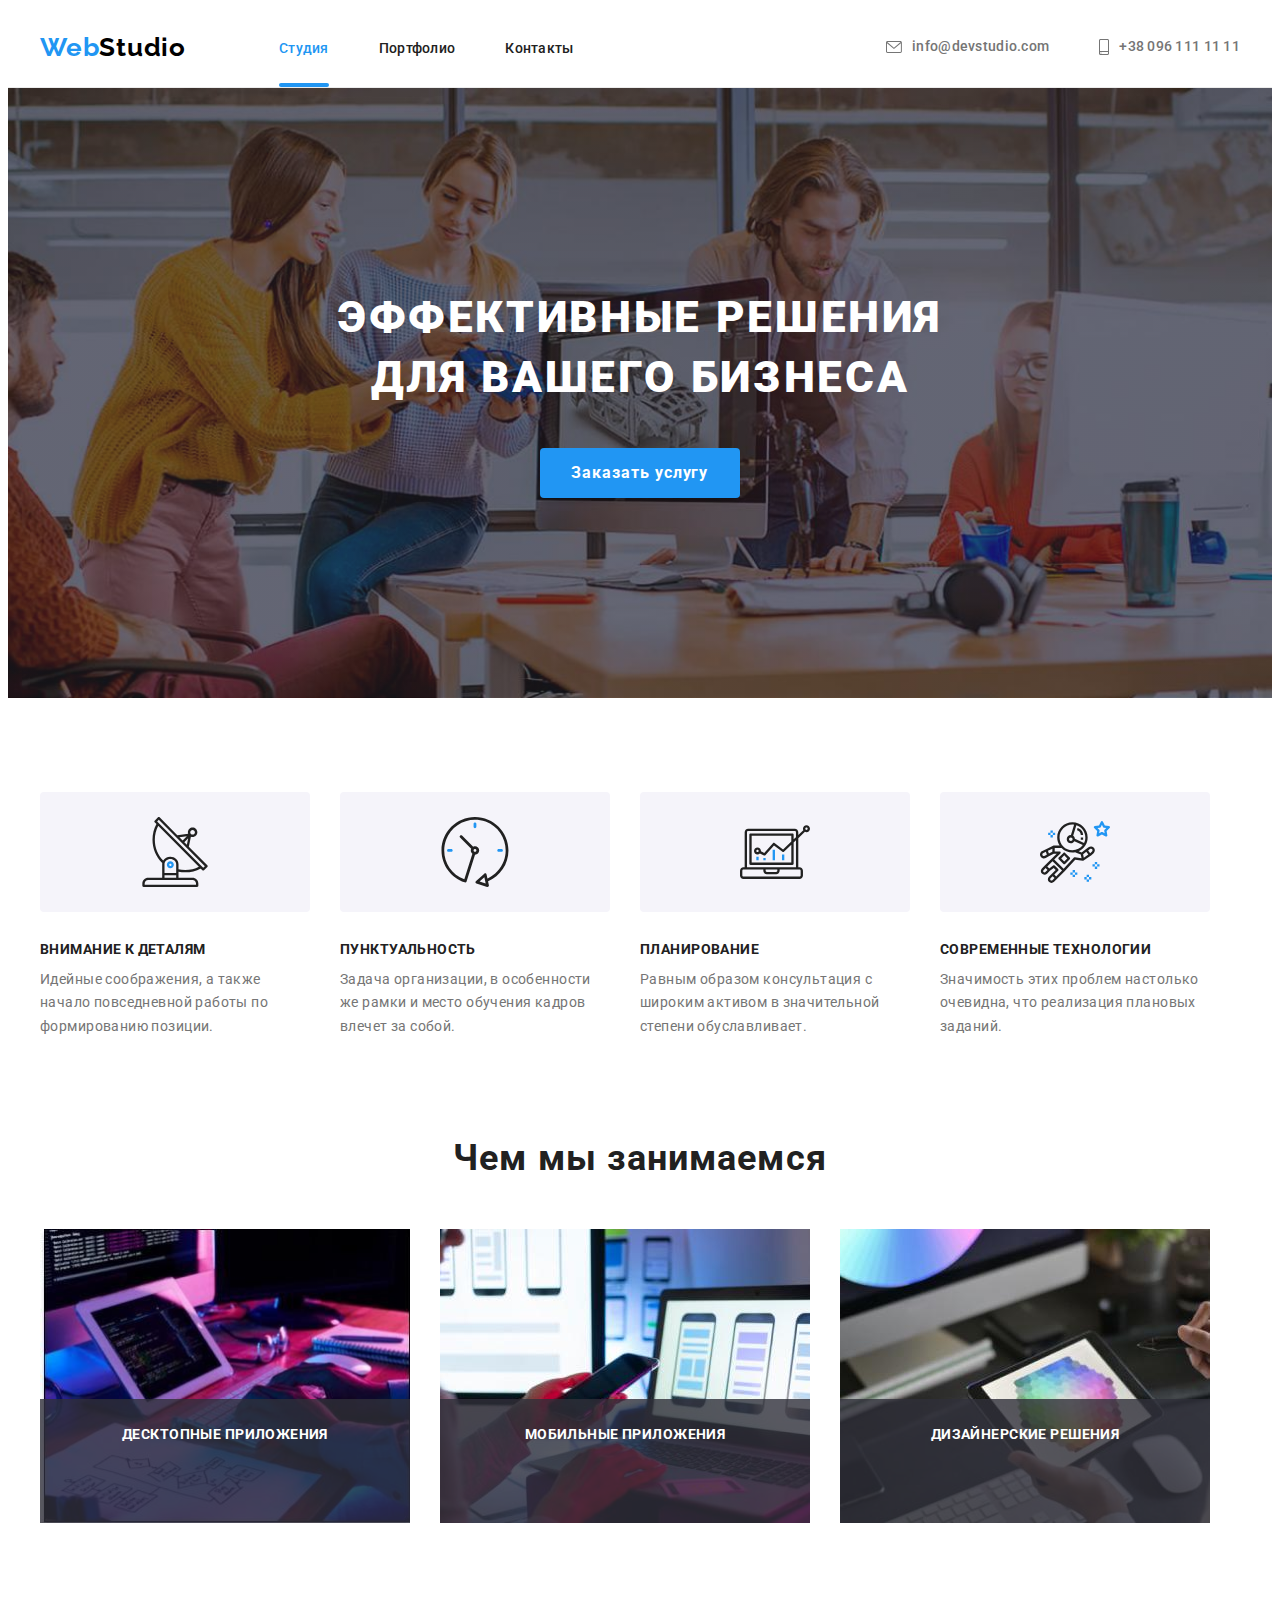
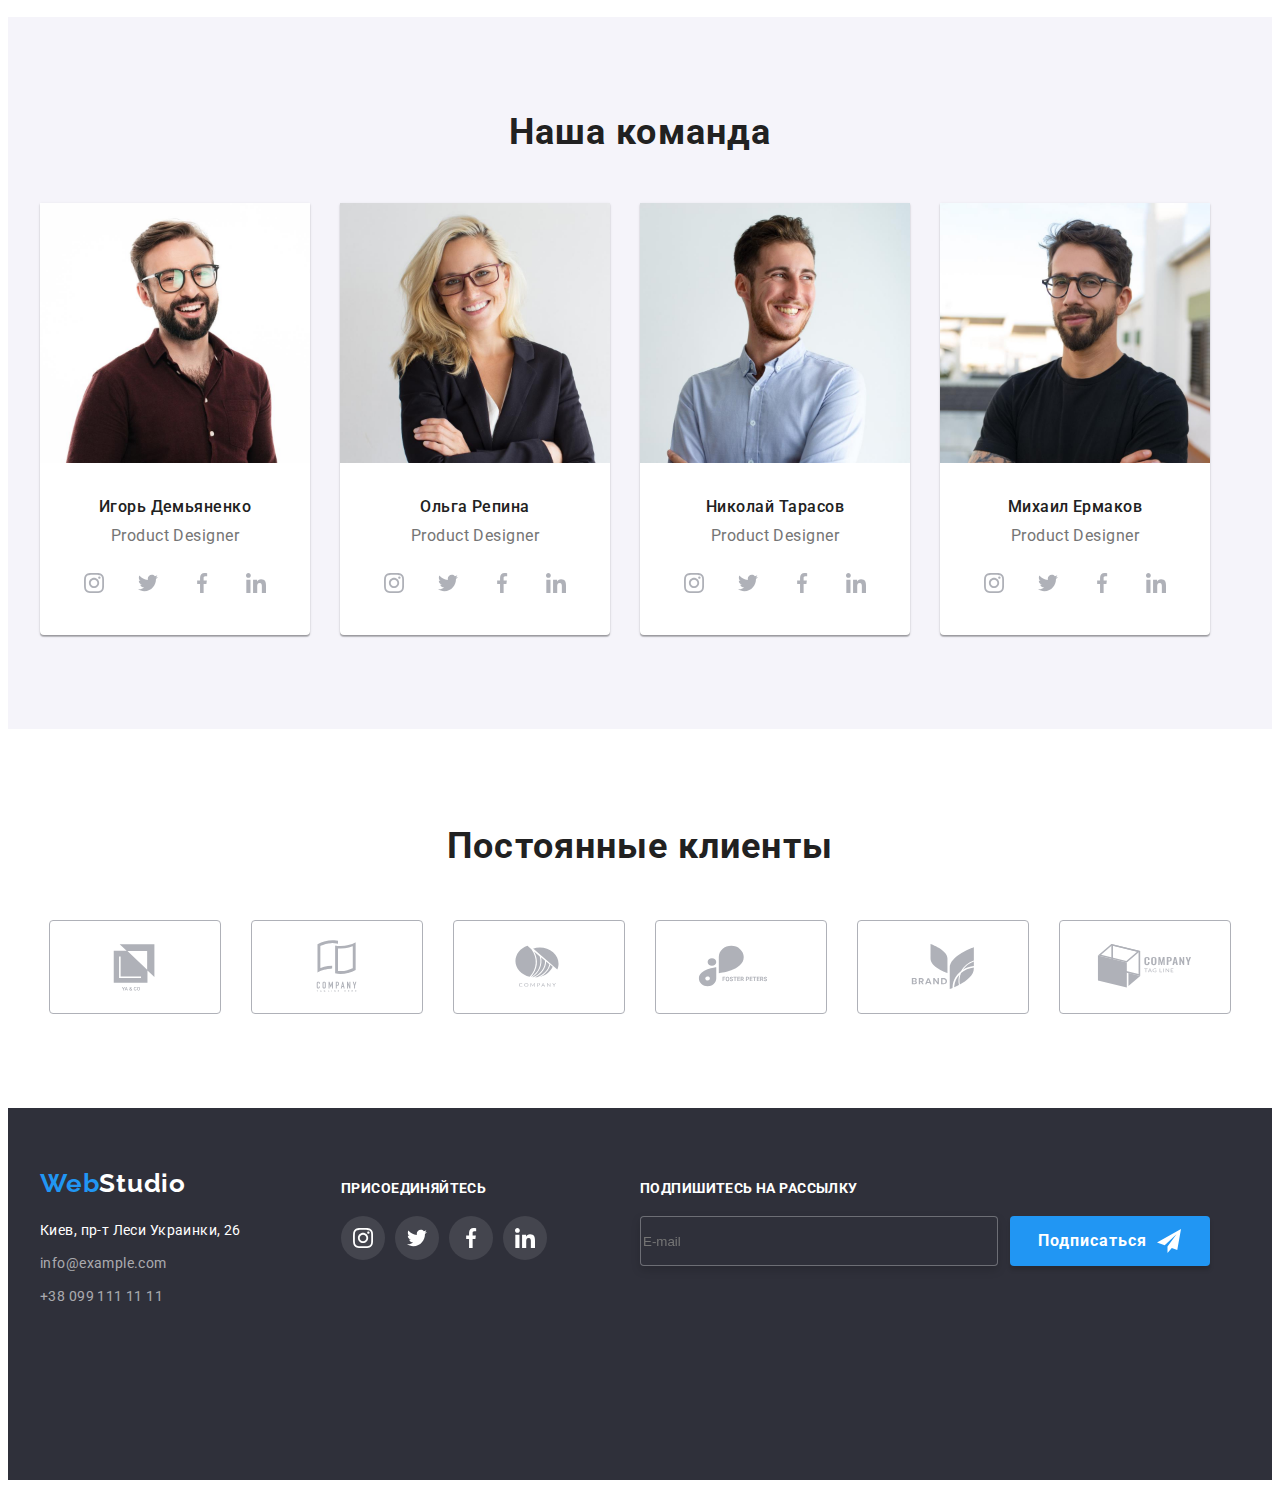
<file: index.html>
<!DOCTYPE html>
<html lang="ru">
<head>
    <meta charset="UTF-8">
    <meta http-equiv="X-UA-Compatible" content="IE=edge">
    <meta name="viewport" content="width=device-width, initial-scale=1.0">
    <title>Студия</title>
    <link rel="preconnect" href="https://fonts.googleapis.com">
    <link rel="preconnect" href="https://fonts.gstatic.com" crossorigin>
    <link href="https://fonts.googleapis.com/css2?family=Raleway:wght@700&family=Roboto:wght@400;500;700;900&display=swap"
        rel="stylesheet">
    <link rel="stylesheet" href="https://cdnjs.cloudflare.com/ajax/libs/modern-normalize/1.1.0/modern-normalize.min.css"
        integrity="sha512-wpPYUAdjBVSE4KJnH1VR1HeZfpl1ub8YT/NKx4PuQ5NmX2tKuGu6U/JRp5y+Y8XG2tV+wKQpNHVUX03MfMFn9Q=="
        crossorigin="anonymous" referrerpolicy="no-referrer" />
    <link rel="stylesheet" href="./css/styles.css">
</head>
<body>
    <header class="header">
        <div class="container header-container">
        <nav class="header-nav">
            <a class="link header-logo" href="" lang="en"><span class="logo-web">Web</span><span class="logo-studio-dark">Studio</span></a>
            <ul class="list menu-list">
                <li class="list-item">
                    <a class="menu-link link current" href="index.html">Студия</a>
                </li>
                <li class="list-item">
                    <a class="menu-link link" href="portfolio.html">Портфолио</a>
                </li>
                <li class="list-item">
                    <a class="menu-link link" href="#contacts">Контакты</a>
                </li>
            </ul>
        </nav>
        <div class="header-contacts">
            <ul class="list header-contacts-list">
                <li class="list header-contacts-item">
                    <a class="header-mail link" href="mailto:info@devstudio.com">
                        <svg class="svg-mail">
                            <use href="./img/icons.svg#icon-mail" width="16px" height="12px"></use>
                        </svg>info@devstudio.com</a>
                </li>
                <li class="list header-contacts-item">
                    <a class="header-tel link" href="tel:+380961111111">
                        <svg class="svg-tel">
                            <use href="./img/icons.svg#icon-smartphone" width="10px" height="16px"></use>
                        </svg>+38 096 111 11 11</a>
                </li>
            </ul>
        </div>
        </div>
    </header>
    <main class="maim">
        <section class="main-section">
            <h1 class="main-title">Эффективные решения для вашего бизнеса</h1>
            <div class="button">
                <button class="btn btn-main" data-modal-open type="button">Заказать услугу</button>
            </div>
        </section>
        <section class="about section">
            <div class="container">
                <h2 class="about-title visually-hidden">About us</h2>
                <ul class="about-list list">
                    <li class="about-item">
                        <div class="svg-about-item">
                            <svg class="" width="70px" height="70px">
                                <use href="./img/icons.svg#icon-antenna"></use>
                            </svg>
                        </div>
                        <h3 class="about-main-text">Внимание к деталям</h3>
                        <p class="about-sec-text">Идейные соображения, а также начало повседневной работы по формированию позиции.</p>
                    </li>
                    <li class="about-item">
                        <div class="svg-about-item">
                            <svg class="" width="70px" height="70px">
                                <use href="./img/icons.svg#icon-clock"></use>
                            </svg>
                        </div>
                        <h3 class="about-main-text">Пунктуальность</h3>
                        <p class="about-sec-text">Задача организации, в особенности же рамки и место обучения кадров влечет за собой.
                        </p>
                    </li>
                    <li class="about-item">
                        <div class="svg-about-item">
                            <svg class="" width="70px" height="70px">
                                <use href="./img/icons.svg#icon-diagram"></use>
                            </svg>
                        </div>
                        <h3 class="about-main-text">Планирование</h3>
                        <p class="about-sec-text">Равным образом консультация с широким активом в значительной степени обуславливает.
                        </p>
                    </li>
                    <li class="about-item">
                        <div class="svg-about-item">
                            <svg class="" width="70px" height="70px">
                                <use href="./img/icons.svg#icon-astronaut"></use>
                            </svg>
                        </div>
                        <h3 class="about-main-text">Современные технологии</h3>
                        <p class="about-sec-text">Значимость этих проблем настолько очевидна, что реализация плановых заданий.</p>
                    </li>
                </ul>
            </div>
        </section>
        <section class="wwd">
            <div class="section-title container">
                <h2 class="wwd-title">Чем мы занимаемся</h2>
                <ul class="wwd-list list">
                    <li class="wwd-item">
                        <div class="wwd-picture">
                            <img src="./img/work-on-keybord.jpg" alt="написание текста" width="370" height="294">
                            <p class="wwd-picture-text">Десктопные приложения</p>
                        </div>
                    </li>
                    <li class="wwd-item">
                        <div class="wwd-picture">
                            <img src="./img/sckan-phone.jpg" alt="сканирование телефона" width="370" height="294">
                            <p class="wwd-picture-text">Мобильные приложения</p>
                        </div>
                    </li>
                    <li class="wwd-item">
                        <div class="wwd-picture">
                            <img src="./img/create-color.jpg" alt="создание цвета" width="370" height="294">
                            <p class="wwd-picture-text">Дизайнерские решения</p>
                        </div>
                    </li>
                </ul>
            </div>
        </section>
        <section class="team section">
            <div class="container team-container">
                <div  class="section-title-team">
                    <h2 class="team-title">Наша команда</h2>
                </div>
                <ul class="team-list list">
                    <li class="team-link">
                        <img src="./img/worker-1.jpg" alt="Работник Игорь" width="270" height="260">
                        <div class="team-text">
                            <h3 class="team-name">Игорь Демьяненко</h3>
                            <p class="team-work" lang="en">Product Designer</p>
                        </div>
                        <ul class="list social-list">
                            <li class="social-item">
                                <a class="link social-link" href="">
                                    <svg class="social-icon" width="20" height="20">
                                        <use href="./img/icons.svg#icon-instagram"></use>
                                    </svg>
                                </a>
                            </li>
                            <li class="social-item">
                                <a class="link social-link" href="">
                                    <svg class="social-icon" width="20" height="20">
                                        <use href="./img/icons.svg#icon-twitter"></use>
                                    </svg>
                                </a>
                            </li>
                            <li class="social-item">
                                <a class="link social-link" href="">
                                    <svg class="social-icon" width="20" height="20">
                                        <use href="./img/icons.svg#icon-facebook"></use>
                                    </svg>
                                </a>
                            </li>
                            <li class="social-item">
                                <a class="link social-link" href="">
                                    <svg class="social-icon" width="20" height="20">
                                        <use href="./img/icons.svg#icon-linkedin"></use>
                                    </svg>
                                </a>
                            </li>
                        </ul>
                    </li>
                    <li class="team-link">
                        <img src="./img/worker-2.jpg" alt="Работник Ольга" width="270" height="260">
                        <div class="team-text">
                            <h3 class="team-name">Ольга Репина</h3>
                            <p class="team-work" lang="en">Product Designer</p>
                        </div>
                        <ul class="list social-list">
                            <li class="social-item">
                                <a class="link social-link" href="">
                                    <svg class="social-icon" width="20" height="20">
                                        <use href="./img/icons.svg#icon-instagram"></use>
                                    </svg>
                                </a>
                            </li>
                            <li class="social-item">
                                <a class="link social-link" href="">
                                    <svg class="social-icon" width="20" height="20">
                                        <use href="./img/icons.svg#icon-twitter"></use>
                                    </svg>
                                </a>
                            </li>
                            <li class="social-item">
                                <a class="link social-link" href="">
                                    <svg class="social-icon" width="20" height="20">
                                        <use href="./img/icons.svg#icon-facebook"></use>
                                    </svg>
                                </a>
                            </li>
                            <li class="social-item">
                                <a class="link social-link" href="">
                                    <svg class="social-icon" width="20" height="20">
                                        <use href="./img/icons.svg#icon-linkedin"></use>
                                    </svg>
                                </a>
                            </li>
                        </ul>
                    </li>
                    <li class="team-link">
                        <img src="./img/worker-3.jpg" alt="Работник Николай" width="270" height="260">
                        <div class="team-text">
                            <h3 class="team-name">Николай Тарасов</h3>
                            <p class="team-work" lang="en">Product Designer</p>
                        </div>
                        <ul class="list social-list">
                            <li class="social-item">
                                <a class="link social-link" href="">
                                    <svg class="social-icon" width="20" height="20">
                                        <use href="./img/icons.svg#icon-instagram"></use>
                                    </svg>
                                </a>
                            </li>
                            <li class="social-item">
                                <a class="link social-link" href="">
                                    <svg class="social-icon" width="20" height="20">
                                        <use href="./img/icons.svg#icon-twitter"></use>
                                    </svg>
                                </a>
                            </li>
                            <li class="social-item">
                                <a class="link social-link" href="">
                                    <svg class="social-icon" width="20" height="20">
                                        <use href="./img/icons.svg#icon-facebook"></use>
                                    </svg>
                                </a>
                            </li>
                            <li class="social-item">
                                <a class="link social-link" href="">
                                    <svg class="social-icon" width="20" height="20">
                                        <use href="./img/icons.svg#icon-linkedin"></use>
                                    </svg>
                                </a>
                            </li>
                        </ul>
                    </li>
                    <li class="team-link">
                        <img src="./img/worker-4.jpg" alt="Работник Михаил" width="270" height="260">
                        <div class="team-text">
                            <h3 class="team-name">Михаил Ермаков</h3>
                            <p class="team-work" lang="en">Product Designer</p>
                        </div>
                        <ul class="list social-list">
                            <li class="social-item">
                                <a class="link social-link" href="">
                                    <svg class="social-icon" width="20" height="20">
                                        <use href="./img/icons.svg#icon-instagram"></use>
                                    </svg>
                                </a>
                            </li>
                            <li class="social-item">
                                <a class="link social-link" href="">
                                    <svg class="social-icon" width="20" height="20">
                                        <use href="./img/icons.svg#icon-twitter"></use>
                                    </svg>
                                </a>
                            </li>
                            <li class="social-item">
                                <a class="link social-link" href="">
                                    <svg class="social-icon" width="20" height="20">
                                        <use href="./img/icons.svg#icon-facebook"></use>
                                    </svg>
                                </a>
                            </li>
                            <li class="social-item">
                                <a class="link social-link" href="">
                                    <svg class="social-icon" width="20" height="20">
                                        <use href="./img/icons.svg#icon-linkedin"></use>
                                    </svg>
                                </a>
                            </li>
                        </ul>
                    </li>
                </ul>
            </div>
            
        </section>
        <section class="section">
            <div class="container client">
                <h2 class="client-title">Постоянные клиенты</h2>
                <ul class="client-list list">
                    <li class="client-item">
                        <a class="client-link link" href="">
                            <svg class="client-icon" width="106" height="60">
                                <use href="./img/icons.svg#icon-client1"></use>
                            </svg>
                        </a>
                    </li>
                    <li class="client-item">
                        <a class="client-link link" href="">
                            <svg class="client-icon" width="106" height="60">
                                <use href="./img/icons.svg#icon-client2"></use>
                            </svg>
                        </a>
                    </li>
                    <li class="client-item">
                        <a class="client-link link" href="">
                            <svg class="client-icon" width="106" height="60">
                                <use href="./img/icons.svg#icon-client3"></use>
                            </svg>
                        </a>
                    </li>
                    <li class="client-item">
                        <a class="client-link link" href="">
                            <svg class="client-icon" width="106" height="60">
                                <use href="./img/icons.svg#icon-client4"></use>
                            </svg>
                        </a>
                    </li>
                    <li class="client-item">
                        <a class="client-link link" href="">
                            <svg class="client-icon" width="106" height="60">
                                <use href="./img/icons.svg#icon-client5"></use>
                            </svg>
                        </a>
                    </li>
                    <li class="client-item">
                        <a class="client-link link" href="">
                            <svg class="client-icon" width="106" height="60">
                                <use href="./img/icons.svg#icon-client6"></use>
                            </svg>
                        </a>
                    </li>
                </ul>
            </div>
        </section>
    </main>
    <footer class="footer" id="contacts">
        <div class="container footer-container">
            <div class="footer-adrs">
                <div class="logo-footer">
                    <a class="link" href="" lang="en"><span class="logo-web">Web</span><span class="logo-studio-light">Studio</span></a>
                </div>
                <address class="adrs">
                    <ul class="adrs-list list">
                        <li class="adrs-item">
                            <a class="adrs-link-map link" href="http://goo.gl/maps/uyyySEDAF5n8Mbhi7" target="_blank"
                                rel="noopener noreferrer">Киев, пр-т Леси Украинки, 26</a>
                        </li>
                        <li class="adrs-item">
                            <a class="adrs-link-contacts link" href="mailto:info@example.com">info@example.com</a>
                        </li>
                        <li class="adrs-item">
                            <a class="adrs-link-contacts link" href="tel:+380991111111">+38 099 111 11 11</a>
                        </li>
                    </ul>
                </address>
            </div>
            <div class="footer-social">
                <h3 class="footer-social-title">присоединяйтесь</h3>
                <ul class="list footer-social-list">
                    <li class="footer-social-item">
                        <a class="link footer-social-link" href="">
                            <svg class="footer-social-icon" width="20" height="20">
                                <use href="./img/icons.svg#icon-instagram"></use>
                            </svg>
                        </a>
                    </li>
                    <li class="footer-social-item">
                        <a class="link footer-social-link" href="">
                            <svg class="footer-social-icon" width="20" height="20">
                                <use href="./img/icons.svg#icon-twitter"></use>
                            </svg>
                        </a>
                    </li>
                    <li class="footer-social-item">
                        <a class="link footer-social-link" href="">
                            <svg class="footer-social-icon" width="20" height="20">
                                <use href="./img/icons.svg#icon-facebook"></use>
                            </svg>
                        </a>
                    </li>
                    <li class="footer-social-item">
                        <a class="link footer-social-link" href="">
                            <svg class="footer-social-icon" width="20" height="20">
                                <use href="./img/icons.svg#icon-linkedin"></use>
                            </svg>
                        </a>
                    </li>
                </ul>
            </div>
            <form class="footer-form">
                <p class="footer-form-head">Подпишитесь на рассылку</p>
                <div class="footer-form-button">
                    <label class="footer-form-field" for="user-mail">
                        <input class="footer-input" type="text" name="email" placeholder="E-mail" id="user-mail">
                    </label>
                    <button class="footer-form-btn" type="submit">Подписаться
                        <svg class="footr-form-icon" width="24" height="24">
                            <use href="./img/icons.svg#icon-send"></use>
                        </svg>
                    </button>
                </div>
            </form>
        </div>
    </footer>
    <div class="backdrop is-hidden" data-modal>
        <div class="modal">
            <button type="button" data-modal-close class="modal-btn">
                <svg class="modal-close-icon" width="18" height="18">
                    <use href="./img/icons.svg#icon-close"></use>
                </svg>
            </button>
            <form name="signup_form" class="modal-form">
                <p class="modal-form-head">Оставьте свои данные, мы вам перезвоним</p>
                <label class="modal-form-field">
                    Имя
                   <span class="modal-form-wrapper">
                        <input type="text" class="modal-input" name="user-name">
                        <svg class="modal-form-icon" width="18" height="18">
                            <use href="./img/icons.svg#icon-person"></use>
                        </svg>
                   </span>
                </label>
                <label class="modal-form-field">
                    Телефон
                    <span class="modal-form-wrapper">
                        <input type="tel" class="modal-input" name="user-tel">
                        <svg class="modal-form-icon" width="18" height="18">
                            <use href="./img/icons.svg#icon-phone"></use>
                        </svg>
                    </span>
                </label>
                <label class="modal-form-field">
                    Почта
                    <span class="modal-form-wrapper">
                        <input type="email" class="modal-input" name="user-email">
                        <svg class="modal-form-icon" width="18" height="18">
                            <use href="./img/icons.svg#icon-email"></use>
                        </svg>
                    </span>
                </label>
                <label class="modal-form-field">
                    Комментарий
                    <textarea class="modal-form-textarea" 
                    name="user-message" 
                    placeholder="Введите текст"
                    ></textarea>
                </label>
                <div class="modal-checkbox">
                    <input class="modal-form-checkbox visually-hidden" type="checkbox" name="checkbox" id="accept-policy">
                    <svg class="modal-check-icon" width="15" height="15" >
                        <use href="./img/icons.svg#icon-check"></use>
                    </svg>
                    <label class="modal-form-checkbox-label" for="accept-policy">Соглашаюсь с рассылкой и принимаю&nbsp;<a class="modal-link"
                            href="#">Условия договора</a></label>
                </div>
                <button class="modal-form-btn" type="submit">Отправить</button>
            </form>
        </div>
    </div>
</body>
<script src="./js/modal.js"></script>
</html>
</file>
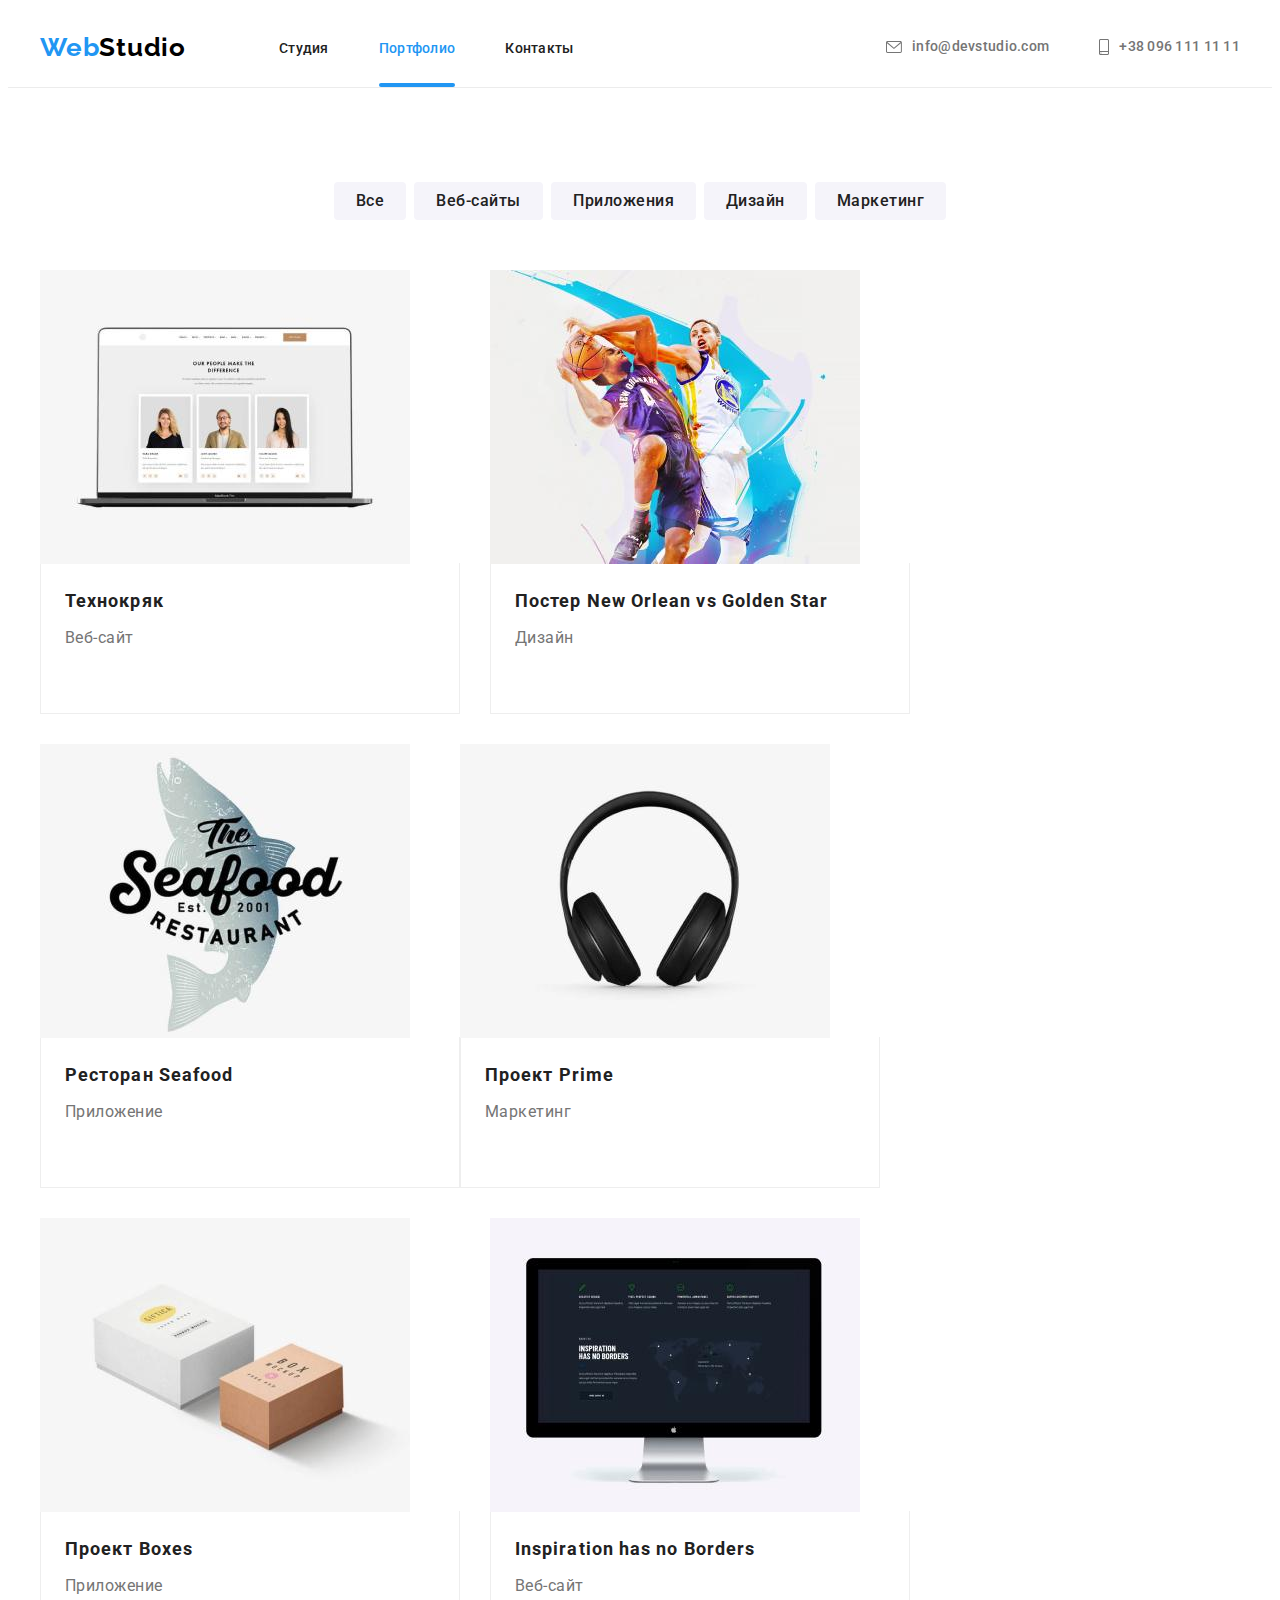
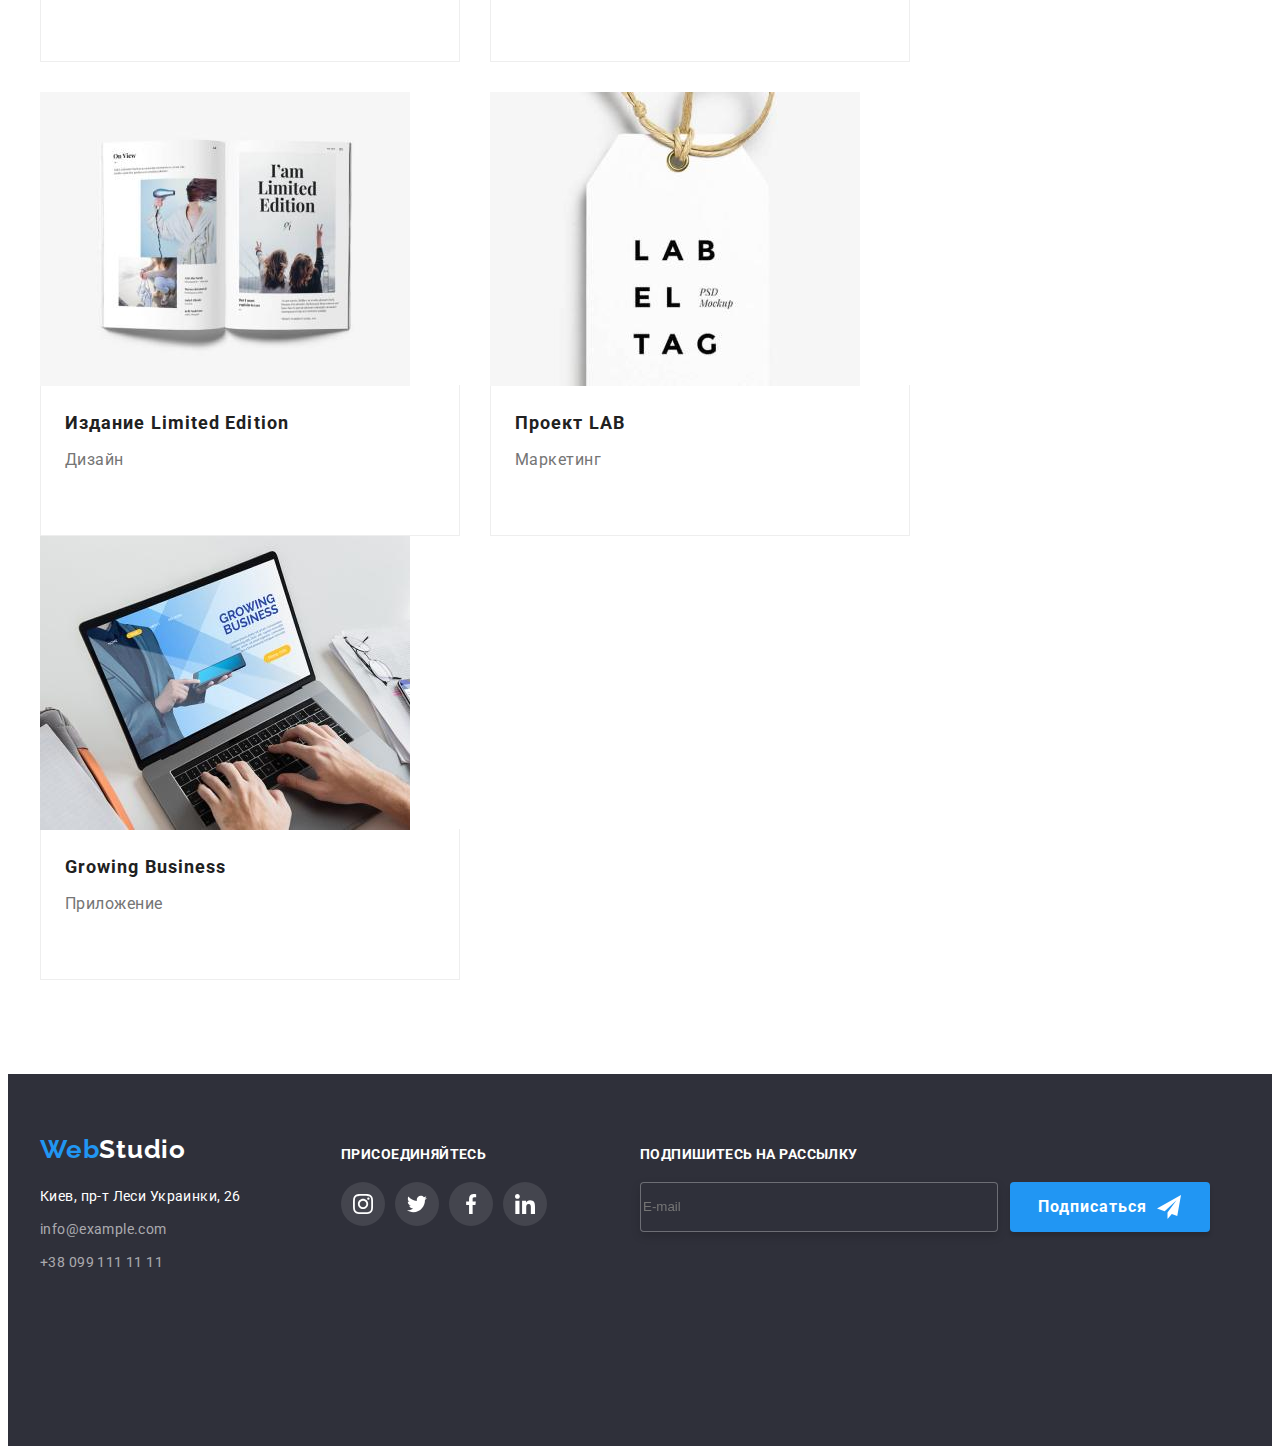
<file: portfolio.html>
<!DOCTYPE html>
<html lang="ru">

<head>
    <meta charset="UTF-8">
    <meta http-equiv="X-UA-Compatible" content="IE=edge">
    <meta name="viewport" content="width=device-width, initial-scale=1.0">
    <title>Портфолио</title>
    <link rel="preconnect" href="https://fonts.googleapis.com">
    <link rel="preconnect" href="https://fonts.gstatic.com" crossorigin>
    <link
        href="https://fonts.googleapis.com/css2?family=Raleway:wght@700&family=Roboto:wght@400;500;700;900&display=swap"
        rel="stylesheet">
    <link rel="stylesheet" href="https://cdnjs.cloudflare.com/ajax/libs/modern-normalize/1.1.0/modern-normalize.min.css"
        integrity="sha512-wpPYUAdjBVSE4KJnH1VR1HeZfpl1ub8YT/NKx4PuQ5NmX2tKuGu6U/JRp5y+Y8XG2tV+wKQpNHVUX03MfMFn9Q=="
        crossorigin="anonymous" referrerpolicy="no-referrer" />
    <link rel="stylesheet" href="./css/styles.css">
</head>

<body>
    <header class="header">
        <div class="container header-container">
            <nav class="header-nav">
                <a class="link header-logo" href="" lang="en"><span class="logo-web">Web</span><span
                        class="logo-studio-dark">Studio</span></a>
                <ul class="list menu-list">
                    <li class="list-item">
                        <a class="menu-link link" href="index.html">Студия</a>
                    </li>
                    <li class="list-item">
                        <a class="menu-link current link" href="portfolio.html">Портфолио</a>
                    </li>
                    <li class="list-item">
                        <a class="menu-link link" href="#contacts">Контакты</a>
                    </li>
                </ul>
            </nav>
            <div class="header-contacts">
                <ul class="list header-contacts-list">
                    <li class="list header-contacts-item">
                        <a class="header-mail link" href="mailto:info@devstudio.com">
                            <svg class="svg-mail">
                                <use href="./img/icons.svg#icon-mail" width="16px" height="12px"></use>
                            </svg>info@devstudio.com</a>
                    </li>
                    <li class="list header-contacts-item">
                        <a class="header-tel link" href="tel:+380961111111">
                            <svg class="svg-tel">
                                <use href="./img/icons.svg#icon-smartphone" width="10px" height="16px"></use>
                            </svg>+38 096 111 11 11</a>
                    </li>
                </ul>
            </div>
        </div>
    </header>
    <main class="">
        <h1 class="visually-hidden">Портфолио</h1>
        <section class="portfolio section">
           <div class="container">
                <ul class="portfolio-btn-list list">
                    <li class="portfolio-btn-item">
                        <button class="btn btn-portfolio" type="button">Все</button>
                    </li>
                    <li class="portfolio-btn-item">
                        <button class="btn btn-portfolio btn-web" type="button">Веб-сайты</button>
                    </li>
                    <li class="portfolio-btn-item">
                        <button class="btn btn-portfolio" type="button">Приложения</button>
                    </li>
                    <li class="portfolio-btn-item">
                        <button class="btn btn-portfolio" type="button">Дизайн</button>
                    </li>
                    <li class="portfolio-btn-item">
                        <button class="btn btn-portfolio" type="button">Маркетинг</button>
                    </li>
                </ul>
                <ul class="portfolio-list list" id="portfolio">
                    <li class="portfolio-item">
                        <div class="portfolio-item-foto">
                            <img src="./img/project-1.jpg" alt="Ноутбук" width="370" height="294">
                            <p class="portfolio-text">Технокряк это современная площадка распространения коронавируса. Компании используют эту
                                платформу для цифрового
                                шпионажа и атак на защищённые сервера конкурентов.</p>
                        </div>
                        <div class="foto-item">
                                <h3 class="foto-title">Технокряк</h3>
                                <p class="foto-text">Веб-сайт</p>
                        </div>
                    </li>
                    <li class="portfolio-item">
                        <div class="portfolio-item-foto">
                            <img src="./img/project-2.jpg" alt="Постер" width="370" height="294">
                            <p class="portfolio-text"></p>
                        </div>
                        <div class="foto-item">
                            <h3 class="foto-title">Постер New Orlean vs Golden Star</h3>
                            <p class="foto-text">Дизайн</p>
                        </div>
                    </li>
                    <li class="portfolio-item">
                        <div class="portfolio-item-foto">
                            <img src="./img/project-3.jpg" alt="Ресторан" width="370" height="294">
                            <p class="portfolio-text"></p>
                        </div>
                        <div class="foto-item">
                            <h3 class="foto-title">Ресторан Seafood</h3>
                            <p class="foto-text">Приложение</p>
                        </div>
                    </li>
                    <li class="portfolio-item">
                        <div class="portfolio-item-foto">
                            <img src="./img/project-4.jpg" alt="Наушники" width="370" height="294">
                            <p class="portfolio-text"></p>
                        </div>
                        <div class="foto-item">
                            <h3 class="foto-title">Проект Prime</h3>
                            <p class="foto-text">Маркетинг</p>
                        </div>
                    </li>
                    <li class="portfolio-item">
                        <div class="portfolio-item-foto">
                            <img src="./img/project-5.jpg" alt="Коробки" width="370" height="294">
                            <p class="portfolio-text"></p>
                        </div>
                        <div class="foto-item">
                            <h3 class="foto-title">Проект Boxes</h3>
                            <p class="foto-text">Приложение</p>
                        </div>
                    </li>
                    <li class="portfolio-item">
                        <div class="portfolio-item-foto">
                            <img src="./img/project-6.jpg" alt="Монитор" width="370" height="294">
                            <p class="portfolio-text"></p>
                        </div>
                        <div class="foto-item">
                            <h3 class="foto-title" lang="en">Inspiration has no Borders</h3>
                            <p class="foto-text">Веб-сайт</p>
                        </div>
                    </li>
                    <li class="portfolio-item">
                        <div class="portfolio-item-foto">
                            <img src="./img/project-7.jpg" alt="Журнал" width="370" height="294">
                            <p class="portfolio-text"></p>
                        </div>
                        <div class="foto-item">
                            <h3 class="foto-title">Издание Limited Edition</h3>
                            <p class="foto-text">Дизайн</p>
                        </div>
                    </li>
                    <li class="portfolio-item">
                        <div class="portfolio-item-foto">
                            <img src="./img/project-8.jpg" alt="Бирка" width="370" height="294">
                            <p class="portfolio-text"></p>
                        </div>
                        <div class="foto-item">
                            <h3 class="foto-title">Проект LAB</h3>
                            <p class="foto-text">Маркетинг</p>
                        </div>
                    </li>
                    <li class="portfolio-item">
                        <div class="portfolio-item-foto">
                            <img src="./img/project-9.jpg" alt="Работа" width="370" height="294">
                            <p class="portfolio-text">Lorem ipsum dolor sit amet consectetur adipisicing elit. Ab itaque vel laborum corporis accusantium ad cum commodi. Architecto numquam quam, libero tenetur optio totam consequatur nam, distinctio cum dolore placeat.</p>
                        </div>
                        <div class="foto-item">
                            <h3 class="foto-title" lang="en">Growing Business</h3>
                            <p class="foto-text">Приложение</p>
                        </div>
                    </li>
                </ul>
           </div>
        </section>
    </main>
    <footer class="footer" id="contacts">
        <div class="container footer-container">
            <div class="footer-adrs">
                <div class="logo-footer">
                    <a class="link" href="" lang="en"><span class="logo-web">Web</span><span
                            class="logo-studio-light">Studio</span></a>
                </div>
                <address class="adrs">
                    <ul class="adrs-list list">
                        <li class="adrs-item">
                            <a class="adrs-link-map link" href="http://goo.gl/maps/uyyySEDAF5n8Mbhi7" target="_blank"
                                rel="noopener noreferrer">Киев, пр-т Леси Украинки, 26</a>
                        </li>
                        <li class="adrs-item">
                            <a class="adrs-link-contacts link" href="mailto:info@example.com">info@example.com</a>
                        </li>
                        <li class="adrs-item">
                            <a class="adrs-link-contacts link" href="tel:+380991111111">+38 099 111 11 11</a>
                        </li>
                    </ul>
                </address>
            </div>
            <div class="footer-social">
                <h3 class="footer-social-title">присоединяйтесь</h3>
                <ul class="list footer-social-list">
                    <li class="footer-social-item">
                        <a class="link footer-social-link" href="">
                            <svg class="footer-social-icon" width="20" height="20">
                                <use href="./img/icons.svg#icon-instagram"></use>
                            </svg>
                        </a>
                    </li>
                    <li class="footer-social-item">
                        <a class="link footer-social-link" href="">
                            <svg class="footer-social-icon" width="20" height="20">
                                <use href="./img/icons.svg#icon-twitter"></use>
                            </svg>
                        </a>
                    </li>
                    <li class="footer-social-item">
                        <a class="link footer-social-link" href="">
                            <svg class="footer-social-icon" width="20" height="20">
                                <use href="./img/icons.svg#icon-facebook"></use>
                            </svg>
                        </a>
                    </li>
                    <li class="footer-social-item">
                        <a class="link footer-social-link" href="">
                            <svg class="footer-social-icon" width="20" height="20">
                                <use href="./img/icons.svg#icon-linkedin"></use>
                            </svg>
                        </a>
                    </li>
                </ul>
            </div>
            <form class="footer-form">
                <p class="footer-form-head">Подпишитесь на рассылку</p>
                <div class="footer-form-button">
                    <label class="footer-form-field" for="user-mail">
                        <input class="footer-input" type="text" name="email" placeholder="E-mail" id="user-mail">
                    </label>
                    <button class="footer-form-btn" type="submit">Подписаться
                        <svg class="footr-form-icon" width="24" height="24">
                            <use href="./img/icons.svg#icon-send"></use>
                        </svg>
                    </button>
                </div>
            </form>
        </div>
    </footer>
</body>

</html>
</file>
<file: css/styles.css>
:root {
  --header-text-color: #212121;
  --header-sec-text-color: #757575;
  --primery-text-color: #212121;
  --sacondary-text-color: #757575;
  --third-text-color: #ffffff;
  --accent-color: #2196f3;
  --primery-title-color: #ffffff;
  --secondary-title-color: #212121;
  --logo-main-color: #2196f3;
}

p,
h1,
h2,
h3,
h4,
h5,
h6 {
  margin: 0;
}

ul {
  padding: 0;
  margin: 0;
}

button {
  cursor: pointer;
}

body {
  font-family: "roboto", sans-serif;
  color: #212121;
}

.container {
  width: 1200px;
  padding-left: 15px;
  padding-right: 15px;
  margin: 0 auto;
}

.list {
  list-style: none;
}

.link {
  text-decoration: none;
}

.btn {
  font-size: 16px;
  line-height: 1.87;
  display: flex;
  align-items: center;
  text-align: center;
  letter-spacing: 0.06em;
}

.section-title {
  font-weight: 700;
  font-size: 36px;
  line-height: 1.17;
  text-align: center;
  letter-spacing: 0.03em;
  color: var(--secondary-title-color);
}

.section {
  padding-top: 94px;
  padding-bottom: 94px;
}

/*----------------header--------------*/

.header {
  padding-top: 24px;
  padding-bottom: 24px;
  border-bottom: 1px solid #ececec;
}

.logo-web {
  font-family: raleway, sans-serif;
  font-weight: 700;
  font-size: 26px;
  line-height: 1.19;
  letter-spacing: 0.03em;
  color: var(--logo-main-color);
}

.logo-studio-dark {
  font-family: raleway, sans-serif;
  font-weight: 700;
  font-size: 26px;
  line-height: 1.19;
  letter-spacing: 0.03em;
  color: #000000;
}

.header-container {
  display: flex;
}

.header-nav {
  display: flex;
  align-items: center;
}

.header-logo {
  margin-right: 93px;
}

.menu-list {
  display: flex;
}

.list-item:not(:last-child) {
  margin-right: 50px;
}

.menu-link {
  font-weight: 500;
  font-size: 14px;
  line-height: 1.14;
  letter-spacing: 0.02em;
  color: var(--header-text-color);
  transition: color 250ms cubic-bezier(0.4, 0, 0.2, 1);
  position: relative;
}

.menu-link.current {
  color: var(--accent-color);
}

.menu-link.current::after {
  content: "";
  width: 100%;
  position: absolute;
  height: 4px;
  border-radius: 2px;
  bottom: -31px;
  display: block;
  background-color: var(--accent-color);
}

.menu-link:hover,
.menu-link:focus {
  color: var(--accent-color);
}

/* ---mail/tel--- */

.header-contacts {
  display: flex;
  align-items: center;
  margin-left: auto;
}

.header-contacts-list {
  display: flex;
  align-items: center;
  justify-content: center;
}

.header-contacts-item {
  display: flex;
  align-items: center;
  justify-content: center;
}

.svg-mail {
  height: 12px;
  width: 16px;
  display: flex;
  align-items: center;
  justify-content: center;
  margin: auto 10px auto auto;
  fill: var(--header-sec-text-color);
}

.header-mail {
  font-weight: 500;
  font-size: 14px;
  line-height: 1.14;
  letter-spacing: 0.02em;
  color: var(--header-sec-text-color);
  margin-right: 50px;
  display: flex;
  transition: color 250ms cubic-bezier(0.4, 0, 0.2, 1),
    fill 250ms cubic-bezier(0.4, 0, 0.2, 1);
}

.header-mail:hover,
.header-mail:focus {
  color: var(--accent-color);
}

.header-mail:hover .svg-mail,
.header-mail:focus .svg-mail {
  fill: var(--accent-color);
}

.header-tel {
  font-weight: 500;
  font-size: 14px;
  line-height: 1.14;
  letter-spacing: 0.02em;
  color: var(--header-sec-text-color);
  display: flex;
  transition: color 250ms cubic-bezier(0.4, 0, 0.2, 1),
    fill 250ms cubic-bezier(0.4, 0, 0.2, 1);
}

.header-tel:hover,
.header-tel:focus {
  color: var(--accent-color);
}

.header-tel:hover .svg-tel,
.header-tel:focus .svg-tel {
  fill: var(--accent-color);
}

.svg-tel {
  height: 16px;
  width: 10px;
  display: flex;
  align-items: center;
  justify-content: center;
  margin-right: 10px;
  fill: var(--header-sec-text-color);
}

/*----------------main--------------*/

.main-section {
  background-color: #c4c4c4;
  align-items: center;
  margin: 0 auto;
  padding-top: 200px;
  padding-bottom: 200px;
  background-image: linear-gradient(
      rgba(47, 48, 58, 0.4),
      rgba(47, 48, 58, 0.4)
    ),
    url(../img/main-bg.jpg);
  background-position: center;
  background-repeat: no-repeat;
  background-size: cover;
  max-width: 1600px;
}

.main-title {
  font-weight: 900;
  font-size: 44px;
  line-height: 1.36;
  text-align: center;
  letter-spacing: 0.06em;
  text-transform: uppercase;
  color: var(--primery-title-color);
  width: 696px;
  margin-right: auto;
  margin-left: auto;
}

.button {
  /* padding-bottom: 200px; */
  margin-top: 40px;
}

.btn-main {
  font-family: inherit;
  font-weight: 700;
  color: #ffffff;
  background: #2196f3;
  width: 200px;
  height: 50px;
  padding: 10px 31px;
  margin-right: auto;
  margin-left: auto;
  border: 0;
  box-shadow: 0px 4px 4px rgba(0, 0, 0, 0.15);
  border-radius: 4px;
  transition: background-color 250ms cubic-bezier(0.4, 0, 0.2, 1);
}

.btn-main:hover,
.btn-main:focus {
  background-color: #188ce8;
}

/*--------------about us--------------*/

.about {
  padding-top: 94px;
  padding-bottom: 94px;
}

.visually-hidden {
  position: absolute;
  white-space: nowrap;
  width: 1px;
  height: 1px;
  overflow: hidden;
  border: 0;
  padding: 0;
  clip: rect(0 0 0 0);
  clip-path: inset(50%);
  margin: -1px;
}

.about-list {
  display: flex;
  /* padding-top: 94px;
  padding-bottom: 94px; */
}

.about-item {
  width: 270px;
  height: 251px;
}

.svg-about-item {
  display: flex;
  align-items: center;
  justify-content: center;
  background-color: #f5f4fa;
  border-radius: 4px;
  width: 270px;
  height: 120px;
  margin-bottom: 30px;
}

.about-item:not(:last-child) {
  margin-right: 30px;
}

.about-main-text {
  font-weight: 700;
  font-size: 14px;
  line-height: 1.14;
  letter-spacing: 0.03em;
  text-transform: uppercase;
  color: var(--primery-text-color);
  margin-bottom: 10px;
}

.about-sec-text {
  font-weight: 400;
  font-size: 14px;
  line-height: 1.71;
  letter-spacing: 0.03em;
  color: var(--sacondary-text-color);
}

/*------------what we do-----------*/

.wwd {
  padding-bottom: 94px;
}

.wwd-title {
  font-weight: 700;
  font-size: 36px;
  line-height: 1.17;
  text-align: center;
  letter-spacing: 0.03em;
  color: var(--secondary-title-color);
  margin-bottom: 50px;
}

.wwd-list {
  display: flex;
  align-items: center;
}

/* .wwd-item {
  position: relative;
} */

.wwd-item:not(:last-child) {
  margin-right: 30px;
}

.wwd-picture {
  position: relative;
  height: 294px;
}

.wwd-picture-text {
  font-weight: 700;
  font-size: 14px;
  line-height: calc(16 / 14);
  text-align: center;
  letter-spacing: 0.03em;
  text-transform: uppercase;
  color: #ffffff;
  background: rgba(47, 48, 58, 0.8);
  height: 70px;
  width: 100%;
  position: absolute;
  bottom: 0;
  left: 0;
  padding-top: 27px;
  padding-bottom: 27px;
}

/*----------------team--------------*/

.team {
  background-color: #f5f4fa;
}

.team-title {
  font-weight: 700;
  font-size: 36px;
  line-height: 1.17;
  text-align: center;
  letter-spacing: 0.03em;
  color: var(--secondary-title-color);
  margin-bottom: 50px;
}

.section-title-team {
  margin-right: auto;
  margin-left: auto;
}

.team-list {
  display: flex;
}

.team-link {
  background-color: #ffffff;
  box-shadow: 0px 1px 3px rgba(0, 0, 0, 0.12), 0px 1px 1px rgba(0, 0, 0, 0.14),
    0px 2px 1px rgba(0, 0, 0, 0.2);
  border-radius: 0px 0px 4px 4px;
}

.team-link:not(:last-child) {
  margin-right: 30px;
}

.team-text {
  padding-top: 30px;
  margin-bottom: 16px;
}

.team-name {
  font-weight: 500;
  font-size: 16px;
  line-height: 1.19;
  text-align: center;
  letter-spacing: 0.03em;
  color: var(--primery-text-color);
  margin-bottom: 10px;
}

.team-work {
  font-weight: normal;
  font-size: 16px;
  line-height: 1.19;
  text-align: center;
  letter-spacing: 0.03em;
  color: var(--sacondary-text-color);
}

.social-list {
  display: flex;
  align-items: center;
  justify-content: center;
  padding-bottom: 30px;
}

.social-item {
  width: 44px;
  height: 44px;
  border-radius: 50%;
  margin-right: 10px;
  transition: color 250ms cubic-bezier(0.4, 0, 0.2, 1),
    background-color 250ms cubic-bezier(0.4, 0, 0.2, 1),
    fill 250ms cubic-bezier(0.4, 0, 0.2, 1);
}

.social-item:last-child {
  margin-right: 0;
}

.social-item:hover,
.social-item:focus {
  background-color: var(--accent-color);
}

.social-item:hover .social-icon,
.social-item:focus .social-icon {
  fill: #ffffff;
}

.social-link {
  width: 100%;
  height: 100%;
  border-radius: 50%;
  display: flex;
  align-items: center;
  justify-content: center;
  transition: background-color 250ms cubic-bezier(0.4, 0, 0.2, 1),
    fill 250ms cubic-bezier(0.4, 0, 0.2, 1);
}

.social-link:hover,
.social-link:focus {
  fill: #ffffff;
  background-color: var(--accent-color);
}

.social-link:hover .social-icon,
.social-link:focus .social-icon {
  fill: #ffffff;
}

.social-icon {
  fill: #afb1b8;
  transition: background-color 250ms cubic-bezier(0.4, 0, 0.2, 1),
    fill 250ms cubic-bezier(0.4, 0, 0.2, 1);
}

.social-icon:hover,
.social-icon:focus {
  fill: #ffffff;
}

/* ---------------client-------------- */

.client-title {
  font-weight: 700;
  font-size: 36px;
  line-height: calc(42 / 32);
  text-align: center;
  letter-spacing: 0.03em;
  color: var(--secondary-title-color);
  margin-bottom: 50px;
}

.client-list {
  display: flex;
  align-items: center;
  justify-content: center;
}
.client-item {
  transition: border 250ms cubic-bezier(0.4, 0, 0.2, 1),
    border-radius 250ms cubic-bezier(0.4, 0, 0.2, 1);
}

.client-item:not(:last-child) {
  margin-right: 30px;
}

.client-item:hover .client-link,
.client-item:focus .client-link {
  border: 1px solid #2196f3;
  border-radius: 4px;
}

.client-link {
  width: 170px;
  height: 92px;
  display: flex;
  align-items: center;
  justify-content: center;
  border: 1px solid #afb1b8;
  border-radius: 4px;
  transition: fill 250ms cubic-bezier(0.4, 0, 0.2, 1);
}

.client-link:hover .client-icon,
.client-link:focus .client-icon {
  fill: var(--accent-color);
}

.client-icon {
  fill: #afb1b8;
  transition: fill 250ms cubic-bezier(0.4, 0, 0.2, 1);
}

.client-icon:hover,
.client-icon:focus {
  fill: var(--accent-color);
}

/*----------------footer--------------*/

.footer {
  background: #2f303a;
  height: 252px;
  padding-top: 60px;
  padding-bottom: 60px;
}

.footer-adrs {
  margin-right: 70px;
}

.footer-container {
  display: flex;
}

.logo-footer {
  margin-bottom: 20px;
}

.logo-studio-light {
  font-family: Raleway, sans-serif;
  font-weight: 700;
  font-size: 26px;
  line-height: 1.19;
  letter-spacing: 0.03em;
  color: #ffffff;
}

.adrs {
  font-style: inherit;
}

.adrs-list {
  width: 231px;
  height: 81px;
}

.adrs-item {
  margin-top: 9px;
  margin-bottom: 9px;
}

.adrs-link-map {
  font-weight: 400;
  font-size: 14px;
  line-height: 1.71;
  letter-spacing: 0.03em;
  color: var(--third-text-color);
  transition: color 250ms cubic-bezier(0.4, 0, 0.2, 1);
}
.adrs-link-map:hover,
.adrs-link-map:focus {
  color: var(--accent-color);
}

.adrs-link-contacts {
  font-weight: 400;
  font-size: 14px;
  line-height: 1.71;
  letter-spacing: 0.03em;
  color: rgba(255, 255, 255, 0.6);
  transition: color 250ms cubic-bezier(0.4, 0, 0.2, 1);
}
.adrs-link-contacts:hover,
.adrs-link-contacts:focus {
  color: var(--accent-color);
}

.footer-social-title {
  font-weight: bold;
  font-size: 14px;
  line-height: calc(16 / 14);
  letter-spacing: 0.03em;
  text-transform: uppercase;
  color: var(--primery-title-color);
  margin-bottom: 20px;
  padding-top: 12px;
}

.footer-social-list {
  display: flex;
  align-items: center;
  justify-content: center;
}

.footer-social-item {
  width: 44px;
  height: 44px;
  border-radius: 50%;
  margin-right: 10px;
  background-color: rgba(255, 255, 255, 0.1);
  transition: background-color 250ms cubic-bezier(0.4, 0, 0.2, 1),
    fill 250ms cubic-bezier(0.4, 0, 0.2, 1);
}

.footer-social-item:last-child {
  margin-right: 0;
}

.footer-social-item:hover,
.footer-social-item:focus {
  background-color: var(--accent-color);
}

.footer-social-link {
  width: 100%;
  height: 100%;
  border-radius: 50%;
  display: flex;
  align-items: center;
  justify-content: center;
  transition: background-color 250ms cubic-bezier(0.4, 0, 0.2, 1),
    fill 250ms cubic-bezier(0.4, 0, 0.2, 1);
}

.footer-social-link:hover,
.footer-social-link:focus {
  fill: #ffffff;
  background-color: var(--accent-color);
}

.footer-social-link:hover .footer-social-icon,
.footer-social-link:focus .footer-social-icon {
  fill: #ffffff;
}

.footer-social-icon {
  fill: #ffffff;
  transition: fill 250ms cubic-bezier(0.4, 0, 0.2, 1);
}

.footer-social-icon:hover,
.footer-social-icon:focus {
  fill: #ffffff;
}

.footer-form {
  margin-left: 93px;
  padding-top: 12px;
  position: relative;
}

.footer-form-head {
  font-weight: 700;
  font-size: 14px;
  line-height: calc(16 / 14);
  letter-spacing: 0.03em;
  text-transform: uppercase;
  color: var(--third-text-color);
}

.footer-form-button {
  display: flex;
  align-items: center;
  justify-content: center;
}

.footer-input {
  margin-top: 20px;
  height: 50px;
  width: 358px;
  border: 1px solid rgba(255, 255, 255, 0.3);
  box-sizing: border-box;
  filter: drop-shadow(0px 4px 4px rgba(0, 0, 0, 0.15));
  border-radius: 4px;
  background-color: #2f303a;
}

.footer-form-btn {
  font-family: inherit;
  font-weight: 700;
  font-size: 16px;
  line-height: calc(30 / 16);
  width: 200px;
  height: 50px;
  display: flex;
  align-items: center;
  text-align: center;
  letter-spacing: 0.06em;
  color: #ffffff;
  background: var(--accent-color);
  box-shadow: 0px 4px 4px rgba(0, 0, 0, 0.15);
  border-radius: 4px;
  border: 0;
  padding: 10px 28px;
  margin-top: 20px;
  margin-left: 12px;
}

.footr-form-icon {
  fill: #ffffff;
  margin-left: 10px;
}

/*----------------portfolio--------------*/

.portfolio {
  padding-top: 94px;
  padding-bottom: 94px;
}

.portfolio-btn-list {
  display: flex;
  justify-content: center;
  margin-bottom: 50px;
}

.portfolio-btn-item:not(:last-child) {
  margin-right: 8px;
}

.btn-portfolio {
  font-family: inherit;
  font-weight: 500;
  text-align: center;
  letter-spacing: 0.03em;
  color: var(--primery-text-color);
  background: #f5f4fa;
  height: 38px;
  border: 0;
  padding: 6px 22px;
  border-radius: 4px;
  transition: background-color 250ms cubic-bezier(0.4, 0, 0.2, 1),
    color 250ms cubic-bezier(0.4, 0, 0.2, 1),
    box-shadow 250ms cubic-bezier(0.4, 0, 0.2, 1);
}

.btn-portfolio:hover,
.btn-portfolio:focus {
  color: #ffffff;
  background-color: #2196f3;
  box-shadow: 0px 3px 1px rgba(0, 0, 0, 0.1), 0px 1px 2px rgba(0, 0, 0, 0.08),
    0px 2px 2px rgba(0, 0, 0, 0.12);
}

.btn-web {
  width: 129px;
}

.portfolio-list {
  display: flex;
  flex-wrap: wrap;
}

.portfolio-item {
  margin-right: 30px;
  margin-bottom: 30px;
  cursor: pointer;
  transition: box-sizing 250ms cubic-bezier(0.4, 0, 0.2, 1),
    box-shadow 250ms cubic-bezier(0.4, 0, 0.2, 1);
}

.portfolio-item:hover .portfolio-text {
  transform: translateY(0);
}

.portfolio-item:hover,
.portfolio-item:focus {
  box-sizing: border-box;
  box-shadow: 0px 1px 1px rgba(0, 0, 0, 0.12), 0px 4px 4px rgba(0, 0, 0, 0.06),
    1px 4px 6px rgba(0, 0, 0, 0.16);
}

.portfolio-item:nth-child(3n + 0) {
  margin-right: 0;
}

.portfolio-item:nth-child(1n + 7) {
  margin-bottom: 0;
}

.foto-item {
  width: 370px;
  height: 110px;
  border: 1px solid #eeeeee;
  border-top: 0;
  margin-top: -5px;
  padding-top: 20px;
  padding-bottom: 20px;
  padding-left: 24px;
  padding-right: 24px;
}

.foto-title {
  font-weight: 700;
  font-size: 18px;
  line-height: 2;
  letter-spacing: 0.06em;
  color: var(--primery-text-color);
  padding-bottom: 4px;
}

.foto-text {
  font-weight: normal;
  font-size: 16px;
  line-height: 1.87;
  letter-spacing: 0.03em;
  color: var(--sacondary-text-color);
}

.portfolio-item-foto {
  position: relative;
  overflow: hidden;
}

.portfolio-text {
  font-weight: 400;
  font-size: 18px;
  line-height: 1.56;
  letter-spacing: 0.03em;
  color: #ffffff;
  background: rgba(33, 150, 243, 0.9);
  position: absolute;
  padding: 63px 24px;
  top: 0;
  left: 0;
  height: 100%;
  transform: translateY(100%);
  transition: transform 250ms cubic-bezier(0.4, 0, 0.2, 1);
}

/* -------modal----------- */

.backdrop {
  width: 100vw;
  height: 100vh;
  background: rgba(0, 0, 0, 0.2);
  position: fixed;
  top: 0;
  transition: opacity 250ms cubic-bezier(0.4, 0, 0.2, 1),
    visibility 250ms cubic-bezier(0.4, 0, 0.2, 1);
}

.modal {
  width: 528px;
  min-height: 581px;
  background-color: #ffffff;
  box-shadow: 0px 1px 3px rgba(0, 0, 0, 0.12), 0px 1px 1px rgba(0, 0, 0, 0.14),
    0px 2px 1px rgba(0, 0, 0, 0.2);
  border-radius: 4px;
  position: absolute;
  top: 50%;
  left: 50%;
  transform: translate(-50%, -50%);
  padding: 40px;
}

.modal-close-icon {
  fill: currentColor;
}

.modal-btn {
  width: 30px;
  height: 30px;
  border: 1px solid rgba(0, 0, 0, 0.1);
  border-radius: 50%;
  background-color: transparent;
  position: absolute;
  top: 8px;
  right: 8px;
  display: flex;
  align-items: center;
  justify-content: center;
  color: #000000;
  transition: color 250ms cubic-bezier(0.4, 0, 0.2, 1);
}

.modal-btn:hover,
.modal-btn:focus {
  color: var(--accent-color);
}

.backdrop.is-hidden {
  visibility: hidden;
  opacity: 0;
  pointer-events: none;
}

.modal-form {
  display: flex;
  flex-direction: column;
}

.modal-form-head {
  font-weight: 700;
  font-size: 20px;
  line-height: 23px;
  text-align: center;
  letter-spacing: 0.03em;
  color: #212121;
  margin-bottom: 12px;
}

.modal-form-field {
  font-weight: 400;
  font-size: 12px;
  line-height: calc(14 / 12);
  letter-spacing: 0.01em;
  color: var(--sacondary-text-color);
  margin-bottom: 10px;
}

.modal-form-wrapper {
  position: relative;
  margin-top: 4px;
  display: block;
}

.modal-input {
  width: 100%;
  height: 40px;
  border: 1px solid rgba(33, 33, 33, 0.2);
  border-radius: 4px;
  padding-left: 42px;
  transition: border-color 250ms cubic-bezier(0.4, 0, 0.2, 1);
}

.modal-input:focus {
  outline: none;
  border-color: var(--accent-color);
}

.modal-form-textarea {
  width: 100%;
  height: 120px;
  resize: none;
  border: 1px solid rgba(33, 33, 33, 0.2);
  box-sizing: border-box;
  border-radius: 4px;
  margin-top: 4px;
  padding: 12px 16px;
  transition: border-color 250ms cubic-bezier(0.4, 0, 0.2, 1);
}

.modal-form-textarea:focus {
  outline: none;
  border-color: var(--accent-color);
}

.modal-form-textarea::placeholder {
  /* text-transform: uppercase; */
  color: rgba(117, 117, 117, 0.5);
  font-weight: 400;
  font-size: 14px;
  line-height: calc(16 / 14);
  letter-spacing: 0.01em;
}

.modal-form-btn {
  font-family: inherit;
  padding: 10px 55px;
  font-weight: 700;
  font-size: 16px;
  line-height: calc(30 / 16);
  display: flex;
  align-items: center;
  text-align: center;
  letter-spacing: 0.06em;
  color: #ffffff;
  background: var(--accent-color);
  box-shadow: 0px 4px 4px rgba(0, 0, 0, 0.15);
  border-radius: 4px;
  border: 0;
  margin: 0 auto;
  margin-top: 30px;
}

.modal-form-icon {
  fill: #212121;
  position: absolute;
  top: 50%;
  left: 12px;
  transform: translateY(-50%);
  transition: fill 250ms cubic-bezier(0.4, 0, 0.2, 1);
}

.modal-input:focus + .modal-form-icon {
  fill: var(--accent-color);
}

.modal-form-checkbox-label {
  font-weight: 400;
  font-size: 14px;
  line-height: 1.71;
  letter-spacing: 0.03em;
  color: var(--sacondary-text-color);
}

.modal-checkbox {
  display: flex;
  align-items: center;
  justify-content: center;
}

.modal-check-icon {
  display: block;
  margin-right: 7px;
  fill: #ffffff;
  border: 2px solid rgba(33, 33, 33, 1);
  border-radius: 2px;
  cursor: pointer;
  transition: fill 250ms cubic-bezier(0.4, 0, 0.2, 1),
    border 250ms cubic-bezier(0.4, 0, 0.2, 1),
    background-color 250ms cubic-bezier(0.4, 0, 0.2, 1);
}

.modal-check-icon:focus {
  fill: var(--accent-color);
  border: 2px solid #2196f3;
}

/* .modal-form-checkbox-label::before {
  display: block;
  content: "";
  width: 16px;
  height: 16px;
  border-radius: 2px;
  border: 1px solid #757575;
  cursor: pointer;
} */

.modal-form-checkbox {
  transition: fill 250ms cubic-bezier(0.4, 0, 0.2, 1),
    border 250ms cubic-bezier(0.4, 0, 0.2, 1),
    background-color 250ms cubic-bezier(0.4, 0, 0.2, 1);
}

.modal-form-checkbox:checked + .modal-check-icon {
  background-color: var(--accent-color);
  fill: var(--accent-color);
  border: 2px solid #2196f3;
}

.modal-link {
  color: var(--accent-color);
  text-decoration-line: underline;
}
</file>
